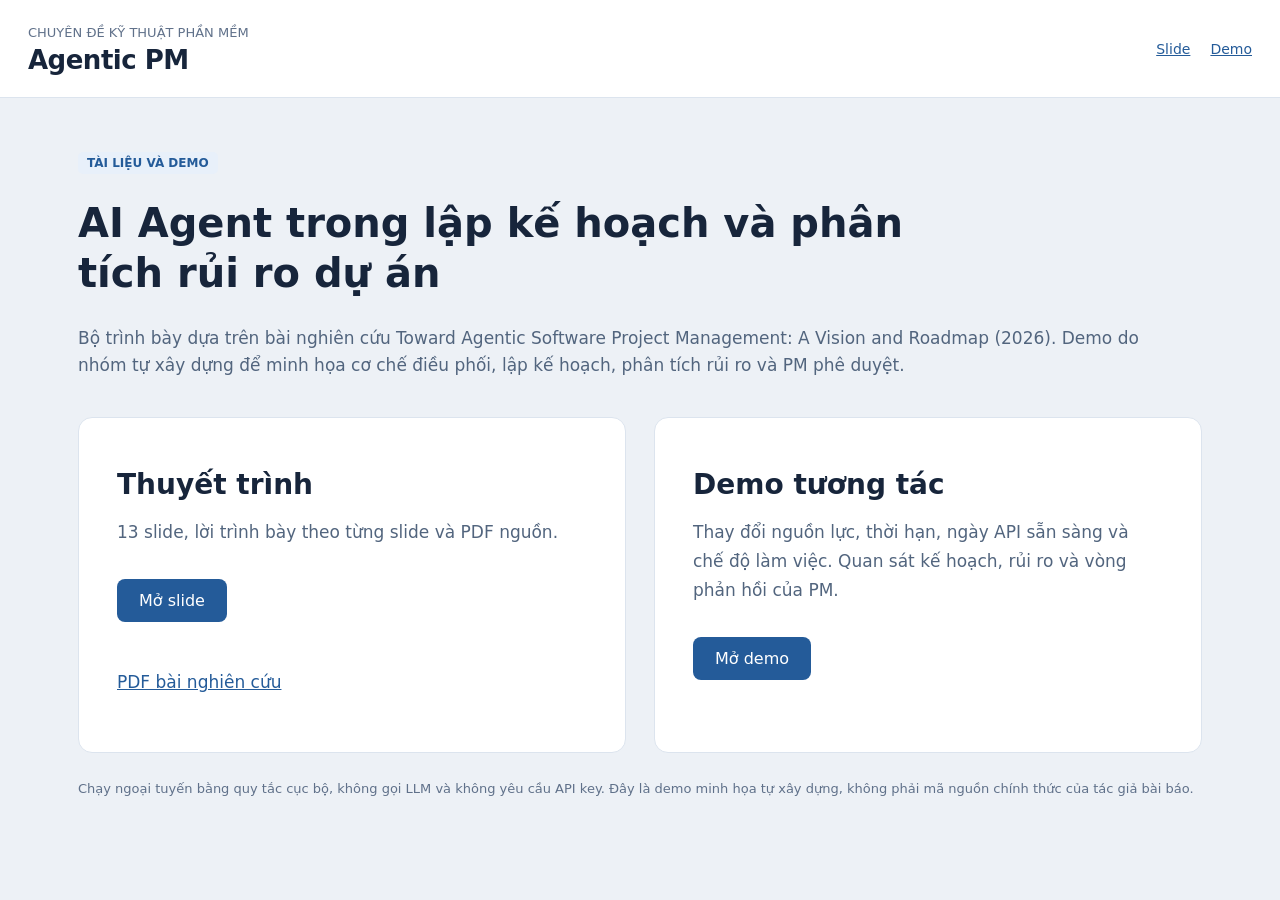
<file: index.html>
<!doctype html><html lang="vi"><head><meta charset="utf-8"><meta name="viewport" content="width=device-width,initial-scale=1"><title>Agentic PM</title><link rel="stylesheet" href="demo/style.css"></head><body><header><div><small>CHUYÊN ĐỀ KỸ THUẬT PHẦN MỀM</small><h1>Agentic PM</h1></div><nav><a href="01-slide.html">Slide</a><a href="demo/index.html">Demo</a></nav></header><main class="landing"><span class="badge">TÀI LIỆU VÀ DEMO</span><h1>AI Agent trong lập kế hoạch và phân tích rủi ro dự án</h1><p class="intro">Bộ trình bày dựa trên bài nghiên cứu Toward Agentic Software Project Management: A Vision and Roadmap (2026). Demo do nhóm tự xây dựng để minh họa cơ chế điều phối, lập kế hoạch, phân tích rủi ro và PM phê duyệt.</p><div class="cards"><article><h2>Thuyết trình</h2><p>13 slide, lời trình bày theo từng slide và PDF nguồn.</p><a class="launch" href="01-slide.html">Mở slide</a><p><br><a href="tai-lieu-goc.pdf">PDF bài nghiên cứu</a></p></article><article><h2>Demo tương tác</h2><p>Thay đổi nguồn lực, thời hạn, ngày API sẵn sàng và chế độ làm việc. Quan sát kế hoạch, rủi ro và vòng phản hồi của PM.</p><a class="launch" href="demo/index.html">Mở demo</a><p></p></article></div><p class="source">Chạy ngoại tuyến bằng quy tắc cục bộ, không gọi LLM và không yêu cầu API key. Đây là demo minh họa tự xây dựng, không phải mã nguồn chính thức của tác giả bài báo.</p></main></body></html>
</file>
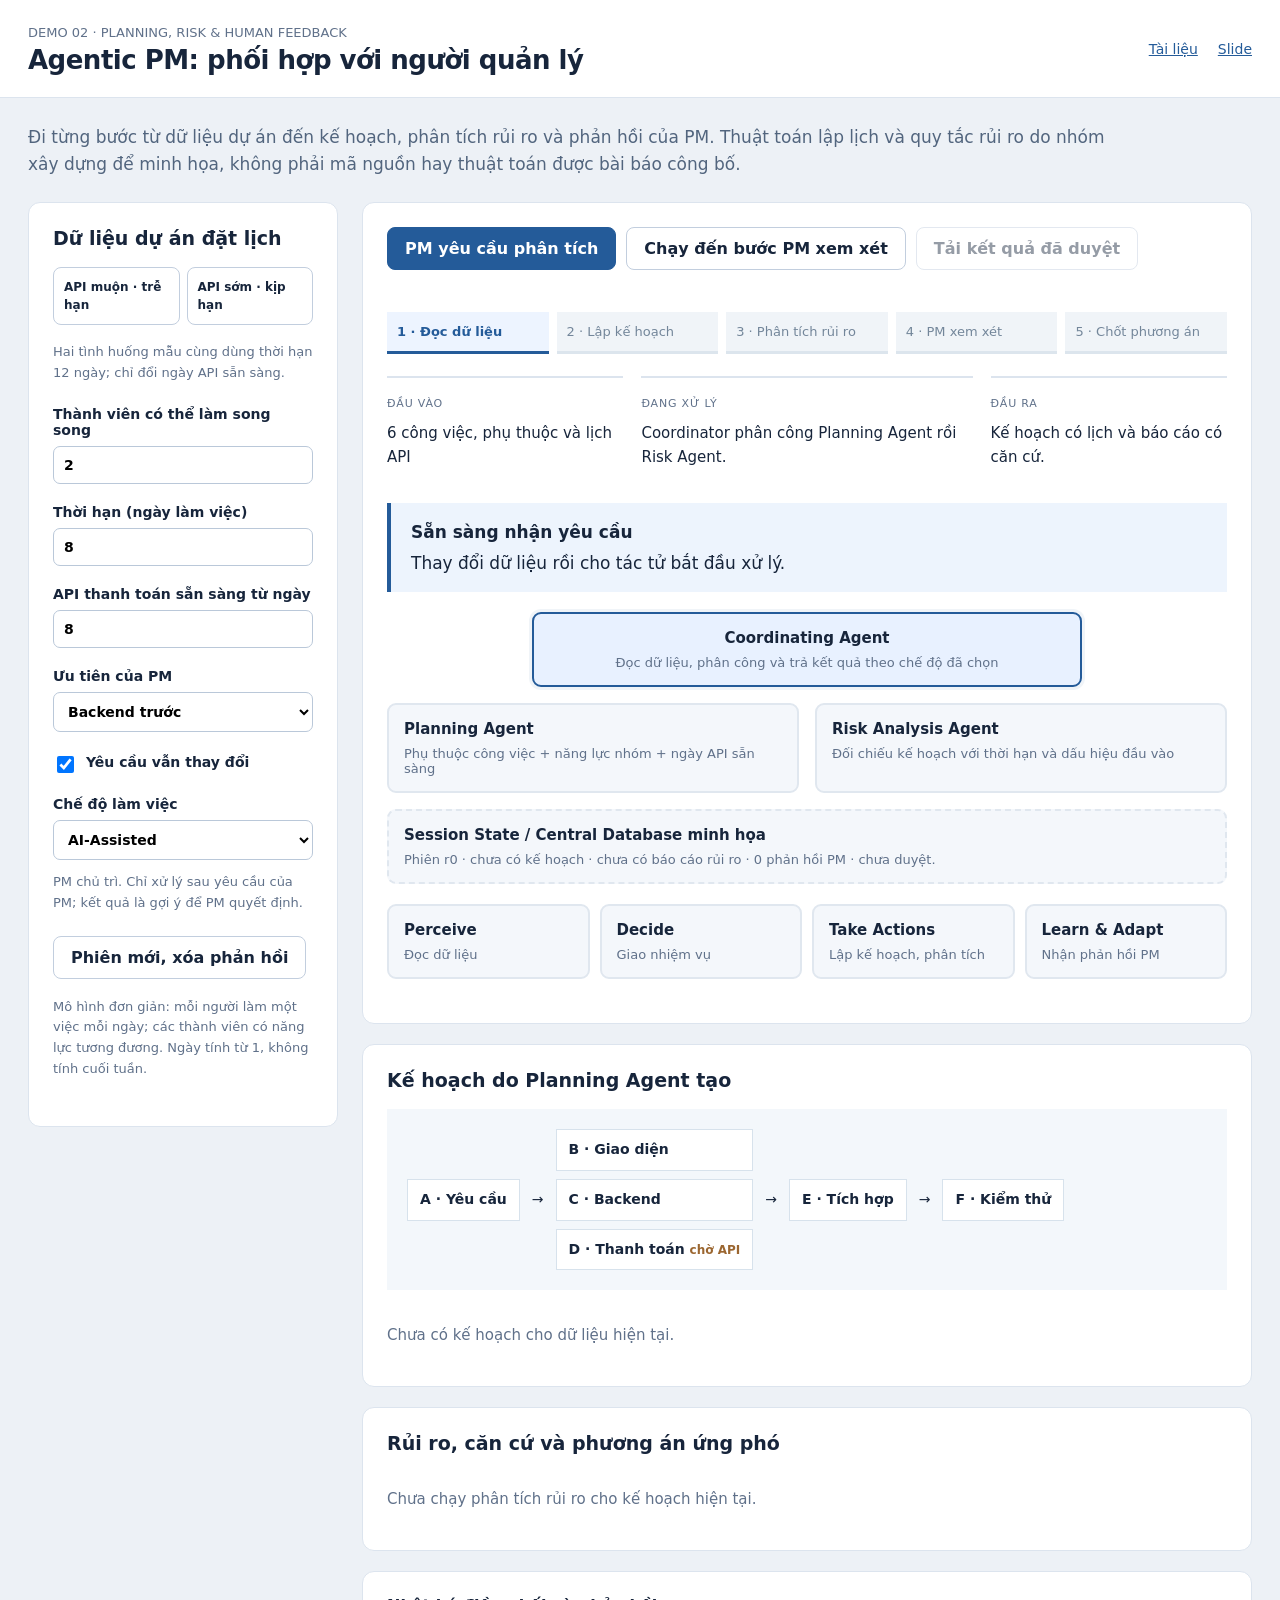
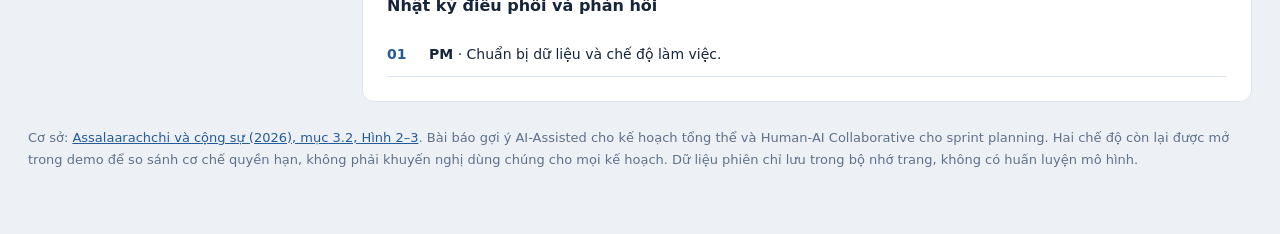
<file: demo/index.html>
<!doctype html><html lang="vi"><head><meta charset="utf-8"><meta name="viewport" content="width=device-width,initial-scale=1"><title>Demo Agentic PM</title><link rel="stylesheet" href="style.css"><script defer src="app.js"></script></head><body><header><div><small>DEMO 02 · PLANNING, RISK &amp; HUMAN FEEDBACK</small><h1>Agentic PM: phối hợp với người quản lý</h1></div><nav><a href="../index.html">Tài liệu</a><a href="../01-slide.html">Slide</a></nav></header><main><p class="intro">Đi từng bước từ dữ liệu dự án đến kế hoạch, phân tích rủi ro và phản hồi của PM. Thuật toán lập lịch và quy tắc rủi ro do nhóm xây dựng để minh họa, không phải mã nguồn hay thuật toán được bài báo công bố.</p><div class="layout"><aside class="panel settings"><h2>Dữ liệu dự án đặt lịch</h2><div class="scenario-buttons"><button data-case="late">API muộn · trễ hạn</button><button data-case="early">API sớm · kịp hạn</button></div><p class="hint">Hai tình huống mẫu cùng dùng thời hạn 12 ngày; chỉ đổi ngày API sẵn sàng.</p><label>Thành viên có thể làm song song<input type="number" id="team" min="1" max="6" step="1" value="2"></label><label>Thời hạn (ngày làm việc)<input type="number" id="deadline" min="3" max="30" step="1" value="8"></label><label>API thanh toán sẵn sàng từ ngày<input type="number" id="apiDay" min="1" max="30" step="1" value="8"></label><label>Ưu tiên của PM<select id="priority"><option value="backend">Backend trước</option><option value="ui">Giao diện trước</option></select></label><label class="check"><input type="checkbox" id="scopeChange" checked>Yêu cầu vẫn thay đổi</label><label>Chế độ làm việc<select id="mode"><option value="assisted">AI-Assisted</option><option value="collaborative">Human-AI Collaborative</option><option value="supervised">Supervised-AI</option><option value="guided">Guided AI-Autonomy</option></select></label><p id="modeHint" class="hint"></p><button id="newSession">Phiên mới, xóa phản hồi</button><p class="hint" style="margin-top:18px">Mô hình đơn giản: mỗi người làm một việc mỗi ngày; các thành viên có năng lực tương đương. Ngày tính từ 1, không tính cuối tuần.</p></aside><div class="stack"><section class="panel"><div class="toolbar"><button class="primary" id="next">PM yêu cầu phân tích</button><button id="auto">Chạy đến bước PM xem xét</button><button id="export" disabled>Tải kết quả đã duyệt</button></div><div id="validation" class="live-msg" role="alert"></div><div id="journey" class="demo-journey"></div><div id="stage-explanation" class="explain-stage"></div><div class="status" id="status" aria-live="polite"></div><div class="agent-diagram"><div class="node central" data-agent="coordinator"><b>Coordinating Agent</b><small>Đọc dữ liệu, phân công và trả kết quả theo chế độ đã chọn</small></div><div class="node" data-agent="planning"><b>Planning Agent</b><small>Phụ thuộc công việc + năng lực nhóm + ngày API sẵn sàng</small></div><div class="node" data-agent="risk"><b>Risk Analysis Agent</b><small>Đối chiếu kế hoạch với thời hạn và dấu hiệu đầu vào</small></div><div class="node database" data-agent="state"><b>Session State / Central Database minh họa</b><small id="memory">Chưa có kết quả hay phản hồi trong phiên.</small></div></div><div class="flow"><div class="node" data-phase="perceive"><b>Perceive</b><small>Đọc dữ liệu</small></div><div class="node" data-phase="decide"><b>Decide</b><small>Giao nhiệm vụ</small></div><div class="node" data-phase="act"><b>Take Actions</b><small>Lập kế hoạch, phân tích</small></div><div class="node" data-phase="feedback"><b>Learn &amp; Adapt</b><small>Nhận phản hồi PM</small></div></div></section><section id="review" class="approval hidden"><h3 id="reviewTitle">PM xem xét kết quả</h3><p id="reviewText"></p><label id="teamReviewLabel" class="hidden"><input type="checkbox" id="teamReview"> Nhóm đã thảo luận phương án và đối chiếu năng lực</label><label for="feedback">Phản hồi / lý do cần sửa</label><input type="text" id="feedback" maxlength="300" placeholder="Ví dụ: API được bàn giao sớm hơn, đổi ngày sẵn sàng từ 8 về 2"><div id="reviewError" class="live-msg" role="alert"></div><div class="toolbar"><button class="primary" id="approve">PM phê duyệt</button><button id="revise">Yêu cầu sửa phương án</button></div></section><section class="panel"><h2>Kế hoạch do Planning Agent tạo</h2><div class="dependency-map"><b>A · Yêu cầu</b><span>→</span><div class="parallel"><b>B · Giao diện</b><b>C · Backend</b><b>D · Thanh toán <em>chờ API</em></b></div><span>→</span><b>E · Tích hợp</b><span>→</span><b>F · Kiểm thử</b></div><div id="plan" class="empty">Chưa có kế hoạch. Hãy bắt đầu với dữ liệu bên trái.</div></section><section class="panel"><h2>Rủi ro, căn cứ và phương án ứng phó</h2><div id="risks" class="empty">Risk Analysis Agent sẽ sử dụng chính kế hoạch vừa tạo.</div></section><section class="panel"><h2>Nhật ký điều phối và phản hồi</h2><ol id="log" class="log" aria-live="polite"></ol></section></div></div><p class="source">Cơ sở: <a href="../tai-lieu-goc.pdf#page=4" target="_blank" rel="noopener">Assalaarachchi và cộng sự (2026), mục 3.2, Hình 2–3</a>. Bài báo gợi ý AI-Assisted cho kế hoạch tổng thể và Human-AI Collaborative cho sprint planning. Hai chế độ còn lại được mở trong demo để so sánh cơ chế quyền hạn, không phải khuyến nghị dùng chúng cho mọi kế hoạch. Dữ liệu phiên chỉ lưu trong bộ nhớ trang, không có huấn luyện mô hình.</p></main></body></html>
</file>
<file: demo/style.css>
:root{font-family:'Segoe UI',system-ui,sans-serif;color:#17253b;background:#edf1f6;font-synthesis:none;--blue:#245b99;--muted:#60718a;--line:#dce4ee;--green:#14755b;--red:#ae3847}*{box-sizing:border-box}body{margin:0}a{color:var(--blue)}button,input,select,textarea{font:inherit}button{cursor:pointer;border:1px solid #c2cede;background:white;color:#17253b;padding:11px 17px;border-radius:8px;font-weight:600}button.primary{background:var(--blue);border-color:var(--blue);color:white}button:disabled{opacity:.45;cursor:not-allowed}button:hover:not(:disabled){filter:brightness(.96)}button:focus-visible,a:focus-visible,input:focus-visible,select:focus-visible,textarea:focus-visible{outline:3px solid #63a7ed;outline-offset:3px}header{background:white;border-bottom:1px solid var(--line);padding:22px max(28px,calc((100vw - 1480px)/2));display:flex;justify-content:space-between;align-items:center;gap:24px}header small{color:var(--muted);font-size:13px}header h1{font-size:26px;margin:4px 0 0;letter-spacing:-.5px}nav{display:flex;gap:20px;align-items:center;font-size:14px}main{max-width:1480px;margin:auto;padding:26px 28px 50px}.intro{font-size:17px;line-height:1.6;max-width:1080px;color:#52657e;margin:0 0 24px}.layout{display:grid;grid-template-columns:310px minmax(0,1fr);gap:24px}.panel{background:white;border:1px solid var(--line);border-radius:12px;padding:24px}.panel h2{font-size:19px;margin:0 0 18px}.panel h3{font-size:16px;margin:18px 0 10px}.settings label{display:block;margin:0 0 20px;font-size:14px;font-weight:600}.settings label input:not([type=checkbox]),.settings select,.settings textarea{display:block;width:100%;margin-top:8px;border:1px solid #bac8d9;border-radius:7px;background:white;padding:10px}.settings label.check{display:flex;gap:9px;line-height:1.5;align-items:flex-start}.check input{margin-top:4px;width:17px;height:17px}.hint{font-size:13px;color:var(--muted);line-height:1.6}.settings .hint{margin-top:-8px;margin-bottom:22px}.stack{display:flex;flex-direction:column;gap:20px}.toolbar{display:flex;gap:10px;flex-wrap:wrap;margin-bottom:20px}.status{padding:16px 20px;background:#edf4fd;border-left:4px solid var(--blue);font-size:17px;line-height:1.55;margin-bottom:20px}.status b{display:block;margin-bottom:4px}.status.fail{background:#fff0f1;border-color:var(--red)}.status.ok{background:#eaf7f1;border-color:var(--green)}.flow{display:flex;gap:10px;align-items:stretch;margin:20px 0}.node{background:#f4f7fb;border:2px solid #e0e7ef;border-radius:9px;padding:15px;flex:1;min-width:0}.node b{display:block;font-size:15px}.node small{color:var(--muted);display:block;margin-top:8px;font-size:13px}.node.active{background:#e8f1ff;border-color:var(--blue);box-shadow:0 0 0 3px #245b9911}.node.done{border-color:#81bfa9;background:#eef8f4}.node.blocked{background:#fff0f1;border-color:#c66473}.arrow{align-self:center;color:#8497af}.hub{max-width:510px;margin:18px auto;text-align:center;border-color:var(--blue)}.hub-note{text-align:center;color:var(--muted);font-size:14px}.split{display:grid;grid-template-columns:1fr 1fr;gap:22px}pre{margin:0;padding:20px;border-radius:8px;background:#17253b;color:#e2ecf9;white-space:pre-wrap;overflow-wrap:anywhere;font:14px/1.7 Consolas,monospace;min-height:170px}.list{margin:0;padding-left:22px;font-size:15px;line-height:1.7}.log{max-height:260px;overflow:auto;list-style:none;padding:0;margin:0}.log li{font-size:14px;line-height:1.6;border-bottom:1px solid var(--line);padding:10px 0}.log li b{color:var(--blue);display:inline-block;min-width:42px}.log .error{color:var(--red)}table{border-collapse:collapse;width:100%;font-size:14px}th,td{padding:12px 10px;text-align:left;border-bottom:1px solid var(--line);vertical-align:top;line-height:1.5}th{background:#f2f5f9;color:#435975;font-size:13px}.table-wrap{overflow-x:auto}.pass{color:var(--green);font-weight:700}.fail-text{color:var(--red);font-weight:700}.badge{padding:4px 9px;border-radius:5px;background:#e8f0fa;color:var(--blue);font-size:12px;font-weight:700;white-space:nowrap}.badge.high{background:#ffedef;color:var(--red)}.badge.medium{background:#fff3df;color:#926113}.badge.low{background:#eaf7f1;color:var(--green)}.numbers{display:flex;gap:30px;margin:16px 0}.numbers b{display:block;font-size:28px;color:var(--blue)}.numbers span{font-size:13px;color:var(--muted)}.empty{color:var(--muted);font-size:15px;padding:18px 0}.approval{padding:22px;border:2px solid #d3a657;background:#fffbf1;border-radius:9px}.approval h3{margin-top:0}.approval p{font-size:15px;line-height:1.6}.approval label{font-size:14px;display:block;margin:12px 0}.approval input[type=text]{padding:10px;width:100%;border:1px solid #b7c5d6;border-radius:6px;margin:8px 0}.approval .toolbar{margin:15px 0 0}.hidden{display:none!important}.risk-row td:first-child{min-width:135px}.risk-row td:nth-child(2){min-width:180px}.source{font-size:13px;color:var(--muted);margin-top:25px;line-height:1.7}.cards{display:grid;grid-template-columns:1fr 1fr;gap:28px;margin-top:38px}.cards article{background:white;border:1px solid var(--line);padding:38px;border-radius:14px}.cards h2{font-size:28px;margin:12px 0}.cards p{font-size:17px;line-height:1.7;color:#52657e}.cards a.launch{display:inline-block;text-decoration:none;margin-top:15px;padding:12px 22px;background:var(--blue);color:white;border-radius:8px}.landing{max-width:1180px;padding-top:54px}.landing>h1{font-size:40px;line-height:1.25;max-width:900px}.trail{display:flex;gap:10px;flex-wrap:wrap}.trail span{padding:7px 11px;background:#edf3fa;border-radius:5px;font-size:13px;color:#245b99}.feedback{font-size:14px;line-height:1.7}.gantt{margin-top:20px}.gantt-row{display:grid;grid-template-columns:170px 1fr;align-items:center;gap:12px;margin:9px 0;font-size:13px}.gantt-track{height:25px;background:#f0f3f7;position:relative;border-radius:3px;overflow:hidden}.gantt-bar{height:100%;background:#3777bd;position:absolute;color:white;font-size:12px;display:flex;align-items:center;justify-content:center;min-width:24px}.gantt-row.late .gantt-bar{background:#b65a48}.legend{font-size:13px;color:var(--muted);margin-top:12px}.subtle{font-size:14px;color:var(--muted);line-height:1.6}.tasks textarea{width:100%;min-height:120px}.live-msg{min-height:22px;color:var(--red);font-size:14px}.agent-diagram{display:grid;grid-template-columns:1fr 1fr;gap:16px}.agent-diagram .node{flex:auto}.agent-diagram .central{grid-column:1/-1;text-align:center;max-width:550px;width:100%;margin:auto}.agent-diagram .database{grid-column:1/-1;border-style:dashed}.loading{animation:pulse 1s infinite}@keyframes pulse{50%{opacity:.65}}footer{max-width:1480px;padding:0 28px 25px;margin:auto;font-size:13px;color:var(--muted)}@media(max-width:1000px){.layout{grid-template-columns:260px minmax(0,1fr)}.split{grid-template-columns:1fr}.flow{gap:5px}.node{padding:11px}.arrow{display:none}}@media(max-width:760px){header{align-items:flex-start;flex-direction:column;padding:20px}header h1{font-size:23px}main{padding:20px}.layout,.cards{grid-template-columns:1fr}.flow{flex-wrap:wrap}.flow .node{flex-basis:40%}.cards article{padding:26px}.landing>h1{font-size:32px}.panel{padding:20px}.gantt-row{grid-template-columns:120px 1fr}.numbers{gap:22px}.agent-diagram{gap:10px}nav{gap:15px}}

.demo-journey{display:grid;grid-template-columns:repeat(5,1fr);gap:8px;margin-bottom:22px}.demo-journey span{background:#f0f4f8;color:#73869a;padding:12px 10px;border-bottom:3px solid #dce5ed;font-size:13px}.demo-journey span.current{color:#245b99;background:#edf4ff;border-color:#245b99;font-weight:700}.demo-journey span.finished{color:#14755b;border-color:#78baa3}.explain-stage{display:grid;grid-template-columns:1fr 1.4fr 1fr;gap:18px;margin:20px 0}.explain-stage>div{border-top:2px solid #dce4ee;padding:14px 0}.explain-stage small{font-size:11px;letter-spacing:.8px;color:#60718a}.explain-stage p{font-size:15px;line-height:1.6;margin:10px 0 0}.scenario-buttons{display:grid;grid-template-columns:1fr 1fr;gap:7px;margin-bottom:25px}.scenario-buttons button{font-size:12px;text-align:left;padding:10px;line-height:1.5}.route-visual{width:100%;height:auto;max-height:230px}.route-visual .wire{stroke:#bdcddc;stroke-width:2;fill:none}.route-visual .node-box{fill:#f3f6fa;stroke:#cbd8e4;stroke-width:2}.route-visual text{font-family:'Segoe UI',sans-serif;fill:#24445f;font-size:17px}.route-visual .sub{font-size:12px;fill:#6e8598}.route-visual .lit .node-box{stroke:#245b99;fill:#e6f1ff;stroke-width:3}.route-message{padding:12px 16px;background:#edf4fd;color:#245b99;font-size:14px;margin:10px 0}.code-explainer{font-size:14px;line-height:1.7;background:#f5f8fb;border-left:3px solid #245b99;padding:16px 18px;margin-bottom:15px}.result-summary{padding:18px;background:#eff7f3;border-left:3px solid #14755b;font-size:15px;line-height:1.6}.result-summary.warn{background:#fff4e7;border-color:#b4741c}.settings{align-self:start}.log{max-height:180px}.panel:has(#log)>h2{font-size:16px}.risk-card-grid{display:grid;grid-template-columns:repeat(2,1fr);gap:15px}.risk-card{border:1px solid #dce5ed;padding:18px;border-radius:7px}.risk-card h3{margin-top:0}.risk-card p{font-size:14px;line-height:1.6;margin:10px 0}.risk-card .badge{display:inline-block;margin-bottom:5px}.dependency-map{display:flex;align-items:center;gap:12px;margin:18px 0;padding:20px;background:#f3f7fb;font-size:14px;line-height:1.7}.dependency-map .parallel{display:grid;gap:8px}.dependency-map b{background:white;padding:8px 12px;border:1px solid #d7e2ec;display:block}.dependency-map em{font-size:12px;color:#9b6630;font-style:normal}.result-impact{font-size:23px;color:#245b99;margin:15px 0}.table-details{margin-top:18px;font-size:14px}summary{cursor:pointer;color:#245b99}.table-details summary{margin-bottom:12px}.gantt-row{margin:14px 0}.gantt-track{height:34px}.legend{line-height:1.7}@media(max-width:850px){.explain-stage{grid-template-columns:1fr}.explain-stage>div{padding:8px 0}.demo-journey span{font-size:11px;padding:10px 5px}.risk-card-grid{grid-template-columns:1fr}.dependency-map{gap:7px;font-size:12px;flex-wrap:wrap}}
</file>
